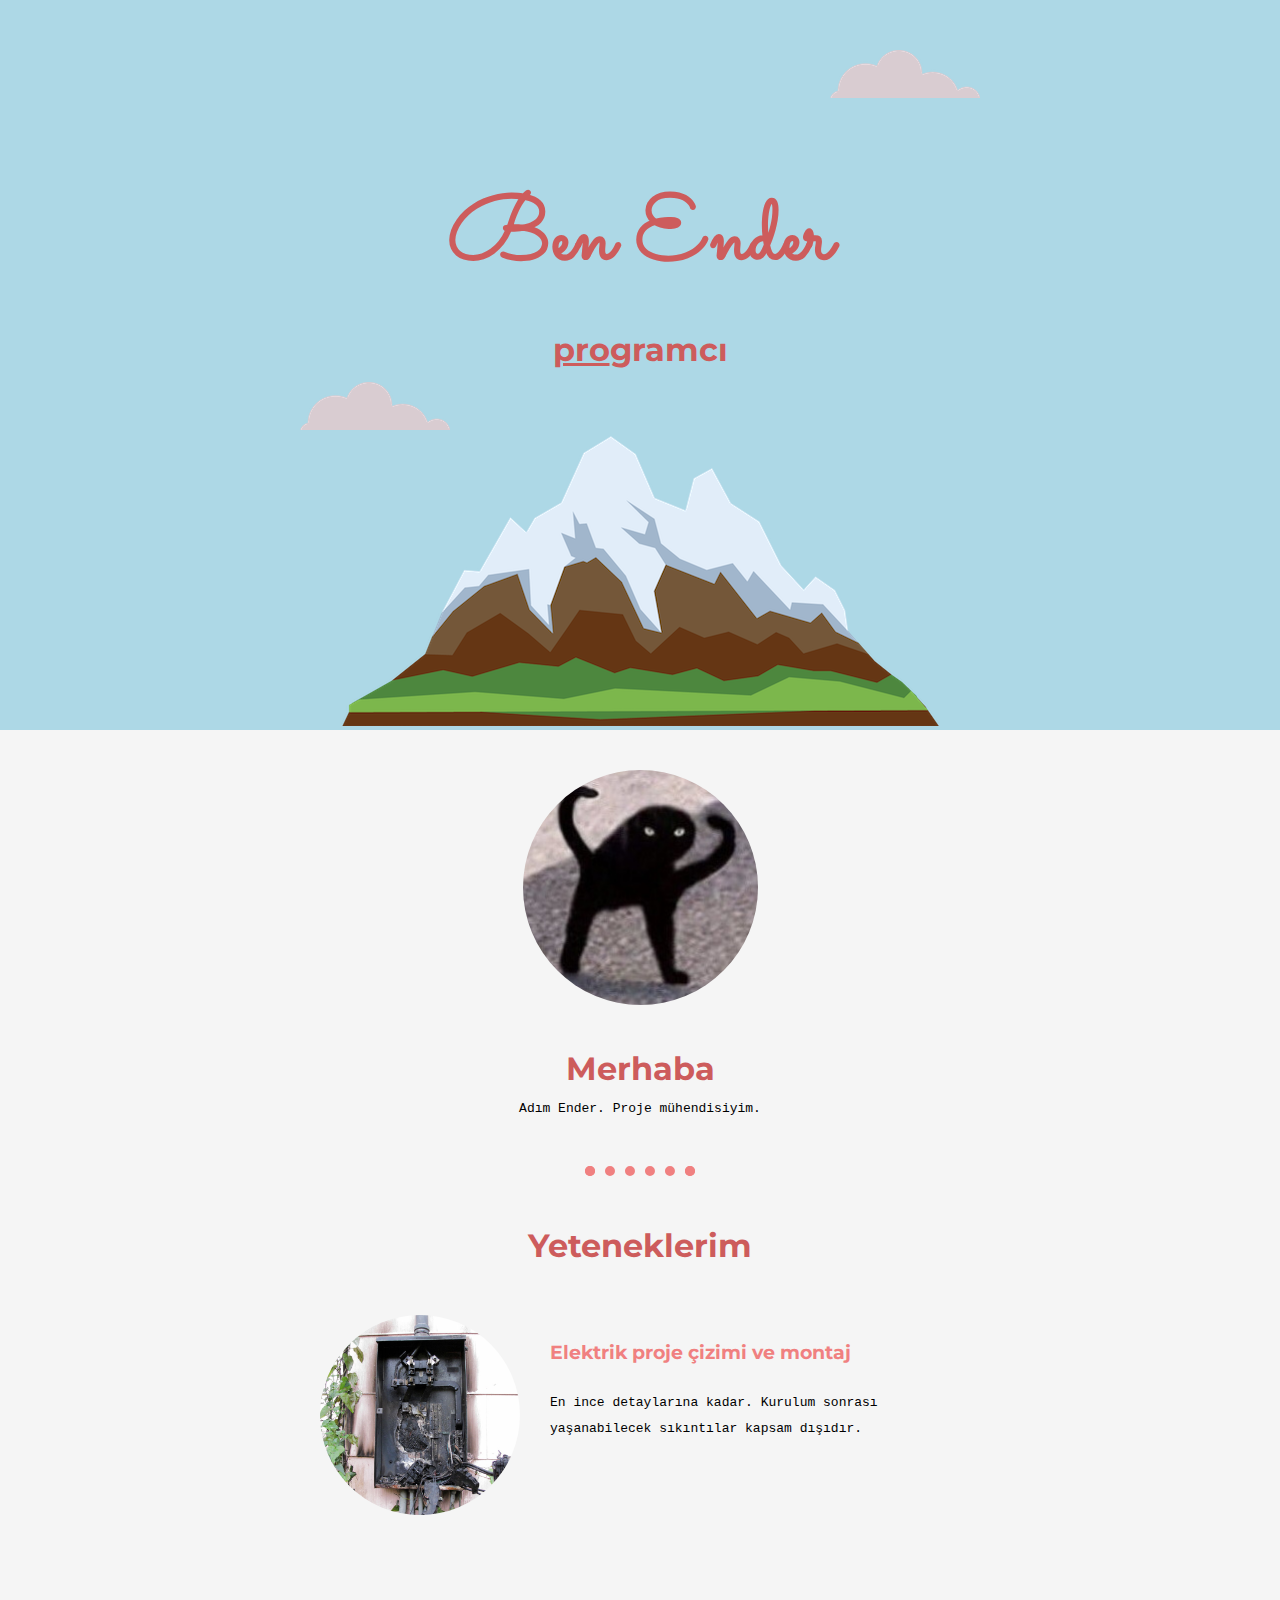
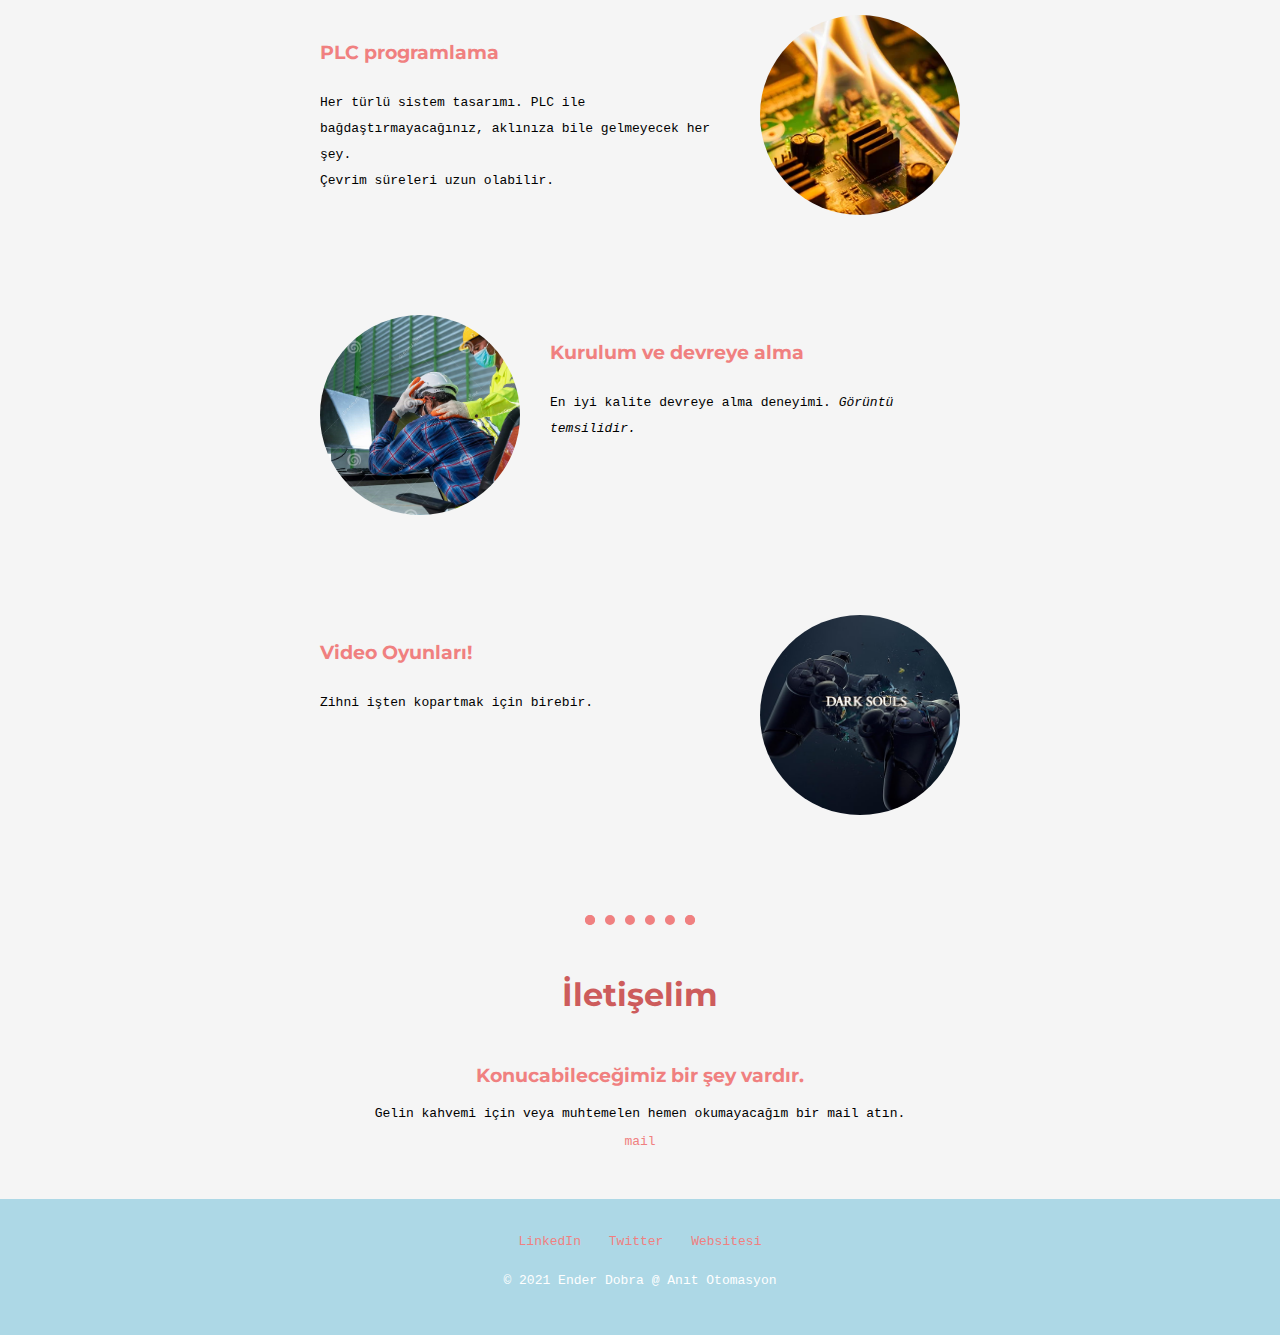
<file: index.html>
<!DOCTYPE html>
<html lang="en">

<head>
    <meta charset="UTF-8">
    <title>Ender Dobra</title>
    <link rel="stylesheet" href="css/styles.css">
    <link rel="icon" href="image/favicon.ico">
    <link href="https://fonts.googleapis.com/css2?family=Sacramento&display=swap" rel="stylesheet">
    <link href="https://fonts.googleapis.com/css2?family=Montserrat:wght@100&display=swap" rel="stylesheet">
</head>

<body>
    <div class="top-container">
        <img class="top-cloud" src="image/cloud.png" alt="bulut">
        <h1>Ben Ender</h1>
        <h2><span class="underline">pro</span>gramcı</h2>
        <img class="bottom-cloud" src="image/cloud.png" alt="bulut">
        <img src="image/mountain.png" alt="dağ">

    </div>
    <div class="middle-container">
        <div class="profile">
            <img class="profile-image" src="image/user.jpg" alt="kedi">
            <h2>Merhaba</h2>
            <p>Adım Ender. Proje mühendisiyim.
            </p>
        </div>
        <hr>
        <div class="skills">
            <h2>Yeteneklerim</h2>
            <div class="skill-row">
                <img class="skill-image-left" src="image/panel.jpg" alt="panel">
                <h3>Elektrik proje çizimi ve montaj</h3>
                <p>En ince detaylarına kadar. Kurulum sonrası yaşanabilecek sıkıntılar kapsam dışıdır.</p>
            </div>
            <div class="skill-row">
                <img class="skill-image-right" src="image/elektronik.png" alt="kart">
                <h3>PLC programlama</h3>
                <p>Her türlü sistem tasarımı. PLC ile bağdaştırmayacağınız, aklınıza bile gelmeyecek her şey. <br> Çevrim süreleri uzun olabilir.</p>
            </div>
            <div class="skill-row">
                <img class="skill-image-left" src="image/kurulum.jpg" alt="acı">
                <h3>Kurulum ve devreye alma</h3>
                <p>En iyi kalite devreye alma deneyimi. <em>Görüntü temsilidir.</em></p>
            </div>
            <div class="skill-row">
                <img class="skill-image-right" src="image/oyun.jpg" alt="acı">
                <h3>Video Oyunları!</h3>
                <p>Zihni işten kopartmak için birebir.</p>
            </div>
        </div>
        <hr>
        <div class="contact-me">
            <h2>İletişelim</h2>
            <h3>Konucabileceğimiz bir şey vardır.</h3>
            <p>Gelin kahvemi için veya muhtemelen hemen okumayacağım bir mail atın.</p>
            <a class="btn" href="mailto:ender.dobra@gmail.com">mail</a>
        </div>
    </div>

    <div class="bottom-container">
        <a class="footer-link" href="https://www.linkedin.com/">LinkedIn</a>
        <a class="footer-link" href="https://twitter.com/">Twitter</a>
        <a class="footer-link" href="https://www.anitotomasyon.com/">Websitesi</a>
        <p>© 2021 Ender Dobra @ Anıt Otomasyon</p>
    </div>

</body>

</html>
</file>
<file: css/styles.css>
body {
  margin: 0;
  background-color: whitesmoke;
  text-align: center;
  font-family: monospace;
}
h1 {
  font-size: 5.625rem;
  margin: 50px auto 0 auto;
  font-family: "Sacramento", cursive;
  color: indianred;
  line-height: 2;
}
h2 {
  font-family: "Montserrat", sans-serif;
  font-size: 2rem;
  margin: inherit;
  color: indianred;
  /* font-weight: normal; */
}
h3 {
  font-family: "Montserrat", sans-serif;
  color: lightcoral;
}
a {
  color: lightcoral;
  margin: auto 10px;
  text-decoration: none;
}
hr{
    width: 90px;
    border: dotted lightcoral 10px;
    border-bottom: none;
    margin: 50px auto; 
}
.top-container {
  background-color: lightblue;
  padding-top: 100px;
  position: relative;
}
.profile-image {
  margin: 40px 0;
  border-radius: 100%;
  object-fit: cover;
  width: 235px;
  height: 235px;
}
.mid-container {
  position: relative;
  padding-bottom: 50px;
}
.top-cloud {
  position: absolute;
  right: 300px;
  top: 50px;
}
.bottom-cloud {
  position: absolute;
  left: 300px;
  bottom: 300px;
}
.underline {
  text-decoration: underline;
}
.skill-row {
  display: inline-block;
  width: 50%;
  height: auto;
  margin: 50px auto;
  text-align: left;
  line-height: 2;
}
.skill-image-left {
  border-radius: 100%;
  object-fit: cover;
  width: 200px;
  height: 200px;
  float: left;
  margin-right: 30px;
}
.skill-image-right {
  border-radius: 100%;
  object-fit: cover;
  width: 200px;
  height: 200px;
  float: right;
  margin-left: 30px;
}
.contact-me {
    margin: 50px auto;
}
.bottom-container {
  padding: 30px 0;
  line-height: 2;
  position: relative;
  background-color: lightblue;
  color: white;
}
.mail-button {
    background: #F08080;
    background-image: -webkit-linear-gradient(top, #F08080, #BD6464);
    background-image: -moz-linear-gradient(top, #F08080, #BD6464);
    background-image: -ms-linear-gradient(top, #F08080, #BD6464);
    background-image: -o-linear-gradient(top, #F08080, #BD6464);
    background-image: -webkit-gradient(to bottom, #F08080, #BD6464);
    -webkit-border-radius: 10px;
    -moz-border-radius: 10px;
    border-radius: 10px;
    color: #FFFFFF;
    font-family: monospace;
    font-size: 20px;
    padding: 10px 20px;
    border: solid #FF8686 2px;
    text-decoration: none;
    display: inline-block;
    cursor: pointer;
    text-align: center;
 }
 
.mail-button:hover {
    border: solid #FF8686 2px;
    background: #BD6464;
    background-image: -webkit-linear-gradient(top, #BD6464, #F08080);
    background-image: -moz-linear-gradient(top, #BD6464, #F08080);
    background-image: -ms-linear-gradient(top, #BD6464, #F08080);
    background-image: -o-linear-gradient(top, #BD6464, #F08080);
    background-image: -webkit-gradient(to bottom, #BD6464, #F08080);
    -webkit-border-radius: 10px;
    -moz-border-radius: 10px;
    border-radius: 10px;
    text-decoration: none;
 }
</file>
